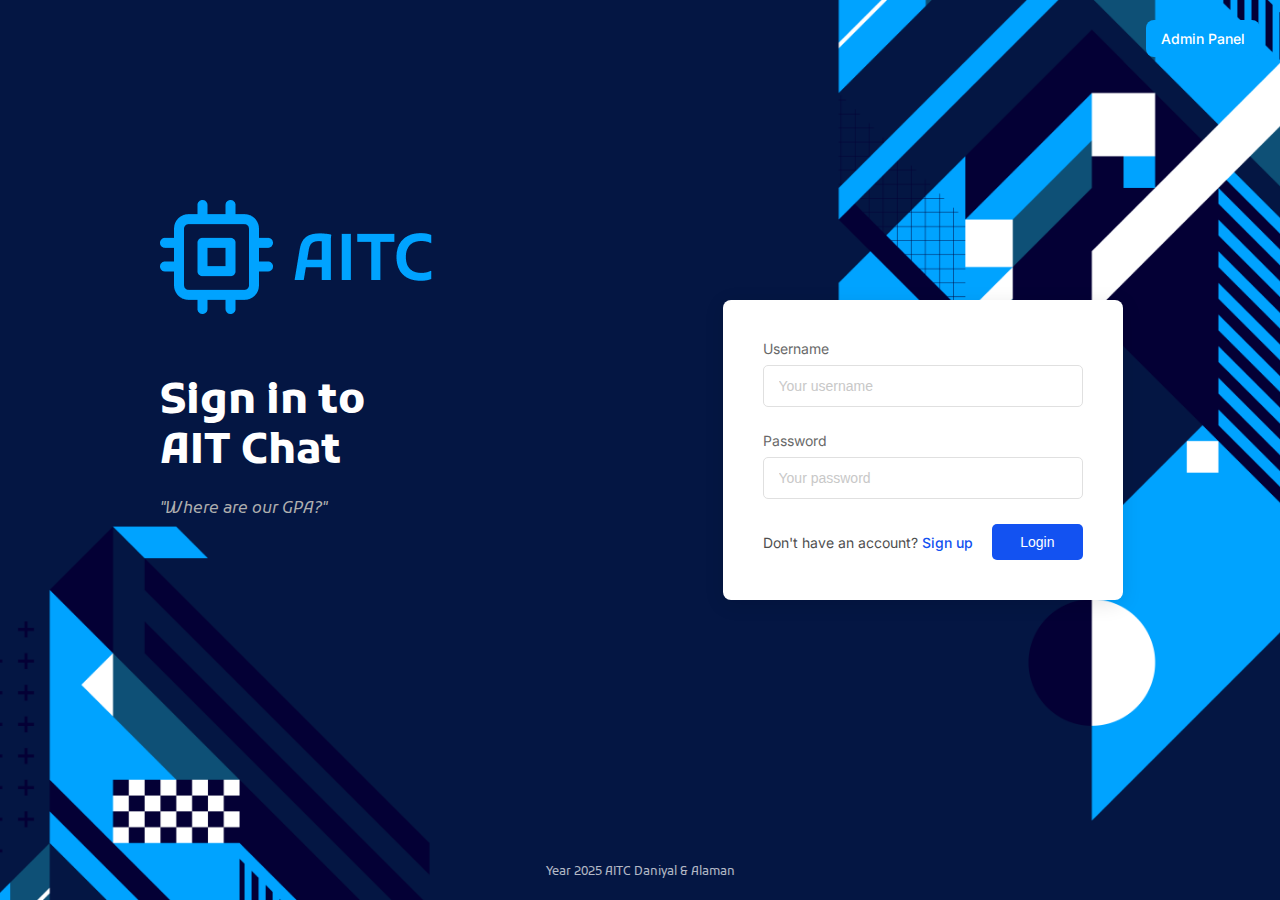
<file: index.html>
<!DOCTYPE html>
<html lang="en">
<head>
  <meta charset="UTF-8">
  <meta name="viewport" content="width=device-width, initial-scale=1.0">
  <title>AIT Chat - Login</title>
  <link rel="stylesheet" href="css/login.css">
  <link href="https://fonts.googleapis.com/css2?family=Inter:wght@400;500;600&family=Kufam:wght@400;600;700&display=swap" rel="stylesheet">
  <style>
    .admin-access-button {
      position: absolute;
      top: 20px;
      right: 20px;
      background-color: #00A3FF;
      color: white;
      border: none;
      border-radius: 8px;
      padding: 10px 15px;
      font-size: 14px;
      font-weight: 500;
      z-index: 1000;
      cursor: pointer;
      transition: background-color 0.2s ease;
      font-family: 'Inter', sans-serif;
    }
    
    .admin-access-button:hover {
      background-color: #008bdb;
    }
  </style>
</head>
<body>
  <div class="login-container">
    <div class="login-left">
      <div class="login-content">
        <div class="logo-container">
          <div class="logo-icon">
            <img src="./assets/images/Group 1.png" alt="AITC Logo">
          </div>
          
        </div>
        
        <div class="login-title">
          <h1>Sign in to<br>AIT Chat</h1>
        </div>
        
        <p class="gpa-text">"Where are our GPA?"</p>
      </div>

    </div>
    
    <div class="login-right">
      <div class="login-form-container">
        <div class="login-form" id="login-form">
          <div class="input-group">
            <label for="username">Username</label>
            <input type="text" id="username" placeholder="Your username">
          </div>
          <div class="input-group">
            <label for="password">Password</label>
            <input type="password" id="password" placeholder="Your password">
          </div>
          <div class="form-actions">
            <p class="signup-text">Don't have an account? <a href="signup.html">Sign up</a></p>
            <button id="login-button" class="login-button">Login</button>
          </div>
        </div>
      </div>
    </div>
  </div>
        
  <div class="login-footer">
    <p>Year 2025 AITC Daniyal & Alaman</p>
  </div>
  
  <!-- Admin Access Button (Temporary) -->
  <button class="admin-access-button" onclick="window.location.href='admin.html'">Admin Panel</button>
  
  <script src="js/login.js"></script>
  <script>
    // Add a simple admin access via localStorage for testing
    document.addEventListener('DOMContentLoaded', function() {
      const loginButton = document.getElementById('login-button');
      const usernameInput = document.getElementById('username');
      
      if (loginButton) {
        loginButton.addEventListener('click', function() {
          // Check if username is "admin" for quick admin access
          if (usernameInput.value.toLowerCase() === 'admin') {
            localStorage.setItem('userRole', 'admin');
            window.location.href = 'admin.html';
          }
        });
      }
    });
  </script>
</body>
</html>
</file>
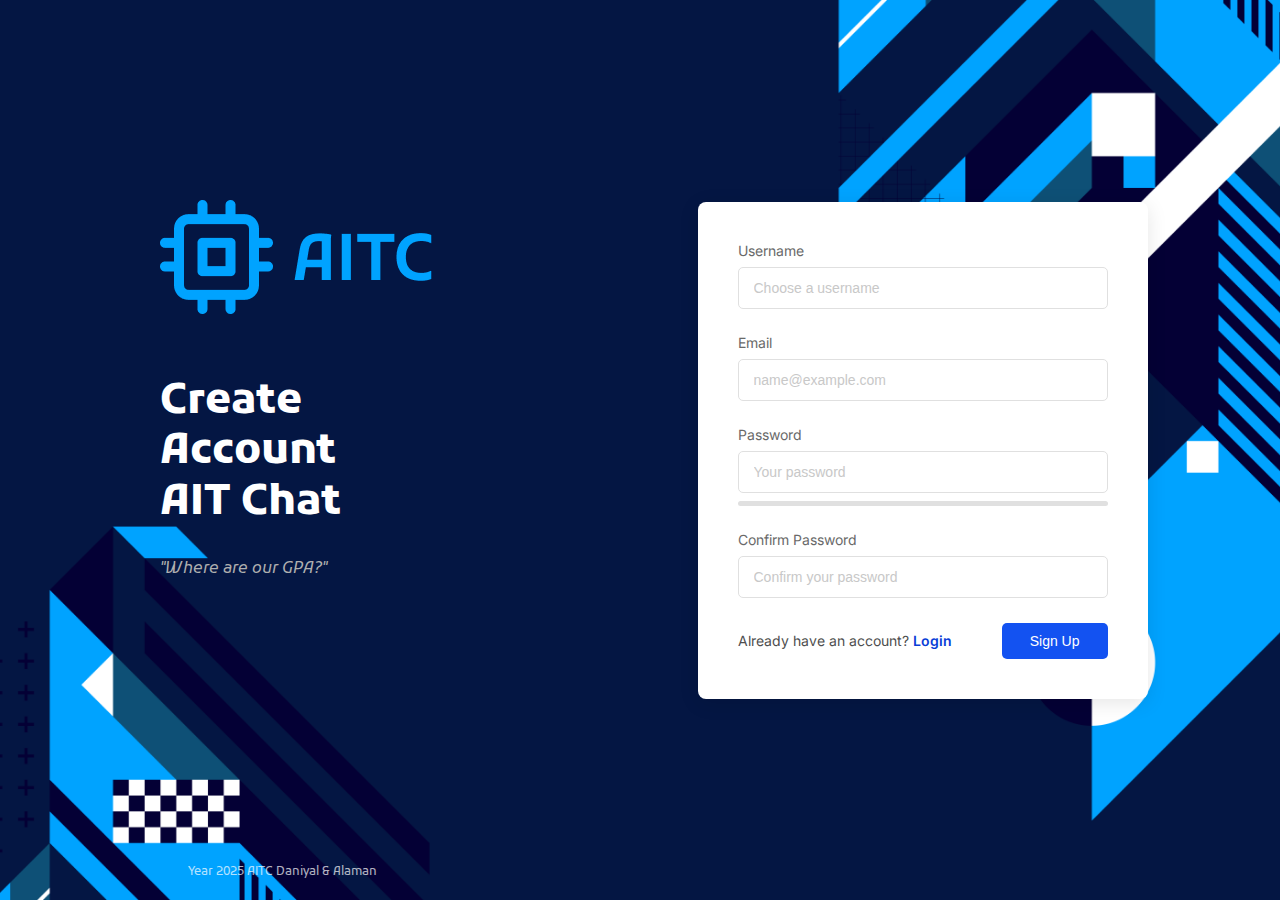
<file: signup.html>
<!DOCTYPE html>
<html lang="en">
<head>
  <meta charset="UTF-8">
  <meta name="viewport" content="width=device-width, initial-scale=1.0">
  <title>AIT Chat - Sign Up</title>
  <link rel="stylesheet" href="css/login.css">
  <link rel="stylesheet" href="css/signup.css">
  <link href="https://fonts.googleapis.com/css2?family=Inter:wght@400;500;600&family=Kufam:wght@400;600;700&display=swap" rel="stylesheet">
</head>
<body>
  <div class="login-container">
    <div class="login-left">
      <div class="login-content">
        <div class="logo-container">
          <div class="logo-icon">
            <img src="./assets/images/Group 1.png" alt="AITC Logo">
          </div>
        </div>
        
        <div class="login-title">
          <h1>Create Account<br>AIT Chat</h1>
        </div>
        
        <p class="gpa-text">"Where are our GPA?"</p>
      </div>
      
      <div class="login-footer">
        <p>Year 2025 AITC Daniyal & Alaman</p>
      </div>
    </div>
    
    <div class="login-right">
      <div class="login-form-container">
        <div class="login-form" id="signup-form">
          <div class="input-group">
            <label for="username">Username</label>
            <input type="text" id="username" placeholder="Choose a username">
          </div>
          <div class="input-group">
            <label for="email">Email</label>
            <input type="email" id="email" placeholder="name@example.com">
          </div>
          <div class="input-group">
            <label for="password">Password</label>
            <input type="password" id="password" placeholder="Your password">
          </div>
          <div class="input-group">
            <label for="confirm-password">Confirm Password</label>
            <input type="password" id="confirm-password" placeholder="Confirm your password">
          </div>
          <div class="form-actions">
            <p class="signup-text">Already have an account? <a href="index.html">Login</a></p>
            <button id="signup-button" class="login-button">Sign Up</button>
          </div>
        </div>
      </div>
    </div>
  </div>
  
  <script src="js/signup.js"></script>
</body>
</html>
</file>
<file: css/login.css>
* {
    margin: 0;
    padding: 0;
    box-sizing: border-box;
  }
  
  html, body {
    height: 100%;
    font-family: 'Inter', sans-serif;
  }
  
  body {
    /* background-color: #000D26; */
  }
  
  .login-container {
    display: flex;
    background-image: url("../assets/images/Login\ page\ \(1\).png");
    background-size: cover;
    background-position: center;  
    background-repeat: no-repeat;
    justify-content: center;
    height: 100vh;
    width: 100%;
  }
  
  .login-left {
    position: relative;
    flex: 0 0 500px;
    color: white;
    display: flex;
    flex-direction: column;
    justify-content: space-between;
    padding: 200px 100px 60px 100px;
    z-index: 1;
  }
  
  .login-content {
    max-width: 400px;
    margin-left: 60px;
  }
  
  .logo-container {
    display: flex;
    align-items: center;
    margin-bottom: 60px;
  }
  
  .logo-icon {
    margin-right: 15px;
  }
  
  .logo-text {
    font-family: 'Kufam', sans-serif;
    font-weight: 600;
    font-size: 64px;
    color: #00A3FF;
  }
  
  .login-title h1 {
    font-family: 'Kufam', sans-serif;
    font-weight: 700;
    font-size: 42px;
    line-height: 1.2;
    margin-bottom: 20px;
  }
  
  .gpa-text {
    font-family: 'Kufam', sans-serif;
    font-style: italic;
    font-weight: 400;
    font-size: 16px;
    color: #AFAFAF;
  }
  
  .login-footer {
    font-family: 'Kufam', sans-serif;
    font-size: 12px;
    color: #FFFFFF;
    opacity: 0.7;
    position: absolute;
    bottom: 20px;
    width: 100%;
    left: 0;
    text-align: center;
  }
  
  .login-right {
    display: flex;
    justify-content: center;
    align-items: center;
    flex: 1;
    z-index: 2;
  }
  
  .login-form-container {
    background-color: white;
    border-radius: 8px;
    box-shadow: 0 4px 20px rgba(0, 0, 0, 0.1);
    padding: 40px;
    width: 100%;
    max-width: 400px;
  }
  
  .login-form {
    width: 100%;
  }
  
  .input-group {
    margin-bottom: 25px;
    position: relative;
  }
  
  .input-group label {
    display: block;
    font-size: 14px;
    color: #696969;
    margin-bottom: 8px;
  }
  
  .input-group input {
    width: 100%;
    padding: 12px 15px;
    border: 1px solid #E0E0E0;
    border-radius: 5px;
    font-size: 14px;
    color: #333;
    transition: border-color 0.3s, box-shadow 0.3s;
  }
  
  .input-group input::placeholder {
    color: #C8C8C8;
  }
  
  .input-group.focused input {
    border-color: #1352F1;
    box-shadow: 0 0 0 2px rgba(19, 82, 241, 0.1);
  }
  
  .input-group.error input {
    border-color: #E53935;
  }
  
  .error-message {
    color: #E53935;
    font-size: 12px;
    margin-top: 5px;
  }
  
  .form-actions {
    display: flex;
    justify-content: space-between;
    align-items: center;
    margin-top: 20px;
  }
  
  .login-button {
    padding: 10px 28px;
    background-color: #1352F1;
    color: #FFFFFF;
    border: none;
    border-radius: 5px;
    font-size: 14px;
    font-weight: 500;
    cursor: pointer;
    transition: background-color 0.3s, transform 0.1s;
  }
  
  .login-button:hover {
    background-color: #0A3ED7;
  }
  
  .login-button:active {
    transform: translateY(1px);
  }
  
  .login-button.loading {
    background-color: #1352F1;
    opacity: 0.8;
    cursor: not-allowed;
  }
  
  .signup-text {
    font-size: 14px;
    color: #4E4E4E;
  }
  
  .signup-text a {
    color: #1352F1;
    text-decoration: none;
    font-weight: 500;
  }
  
  .signup-text a:hover {
    text-decoration: underline;
  }
  
  /* Responsive adjustments */
  @media (max-width: 1024px) {
    .login-left {
      padding: 40px;
    }
    
    .login-content {
      margin-left: 20px;
    }
    
    .logo-text {
      font-size: 48px;
    }
    
    .login-title h1 {
      font-size: 36px;
    }
    
    .login-right {
      /* margin-left: -30px; */
    }
  }
  
  @media (max-width: 768px) {
    .login-container {
      flex-direction: column;
    }
    
    .login-left,
    .login-right {
      flex: none;
    }
    
    .login-left {
      height: 40vh;
      padding: 30px;
      align-items: center;
      position: relative;
    }
    
    .login-content {
      margin-left: 0;
      text-align: center;
    }
    
    .logo-container {
      justify-content: center;
      margin-bottom: 20px;
    }
    
    .login-title h1 {
      font-size: 28px;
    }
    
    .login-footer {
      position: relative;
      bottom: 0;
      margin-top: 20px;
    }
    
    .login-right {
      height: 60vh;
      padding: 20px;
      margin-left: 0; /* Reset margin for mobile screens */
    }
    
    .login-form-container {
      max-width: 100%;
      padding: 25px;
    }
  }
</file>
<file: css/signup.css>
/* Signup-specific styles */

/* Change the button text to "Sign Up" */
#signup-button {
  width: auto;
  padding: 10px 28px;
}

/* Additional styling for the confirm password field */
#confirm-password:focus {
  border-color: #1352F1;
  box-shadow: 0 0 0 2px rgba(19, 82, 241, 0.1);
}

/* Adjust heading for signup context */
.login-title h1 {
  margin-bottom: 30px;
}

/* Add some custom styling for the signup form container */
.login-form-container {
  max-width: 450px; /* Slightly larger to accommodate longer fields */
}

/* For password strength indicator (can be styled further with JavaScript) */
.password-strength {
  height: 5px;
  margin-top: 8px;
  border-radius: 3px;
  background-color: #e0e0e0;
  transition: all 0.3s ease;
}

.password-strength.weak {
  background-color: #F44336;
  width: 30%;
}

.password-strength.medium {
  background-color: #FFA000;
  width: 60%;
}

.password-strength.strong {
  background-color: #4CAF50;
  width: 100%;
}

/* Adjust login text link for better visibility */
.signup-text a {
  color: #0A3ED7;
  font-weight: 600;
}
</file>
